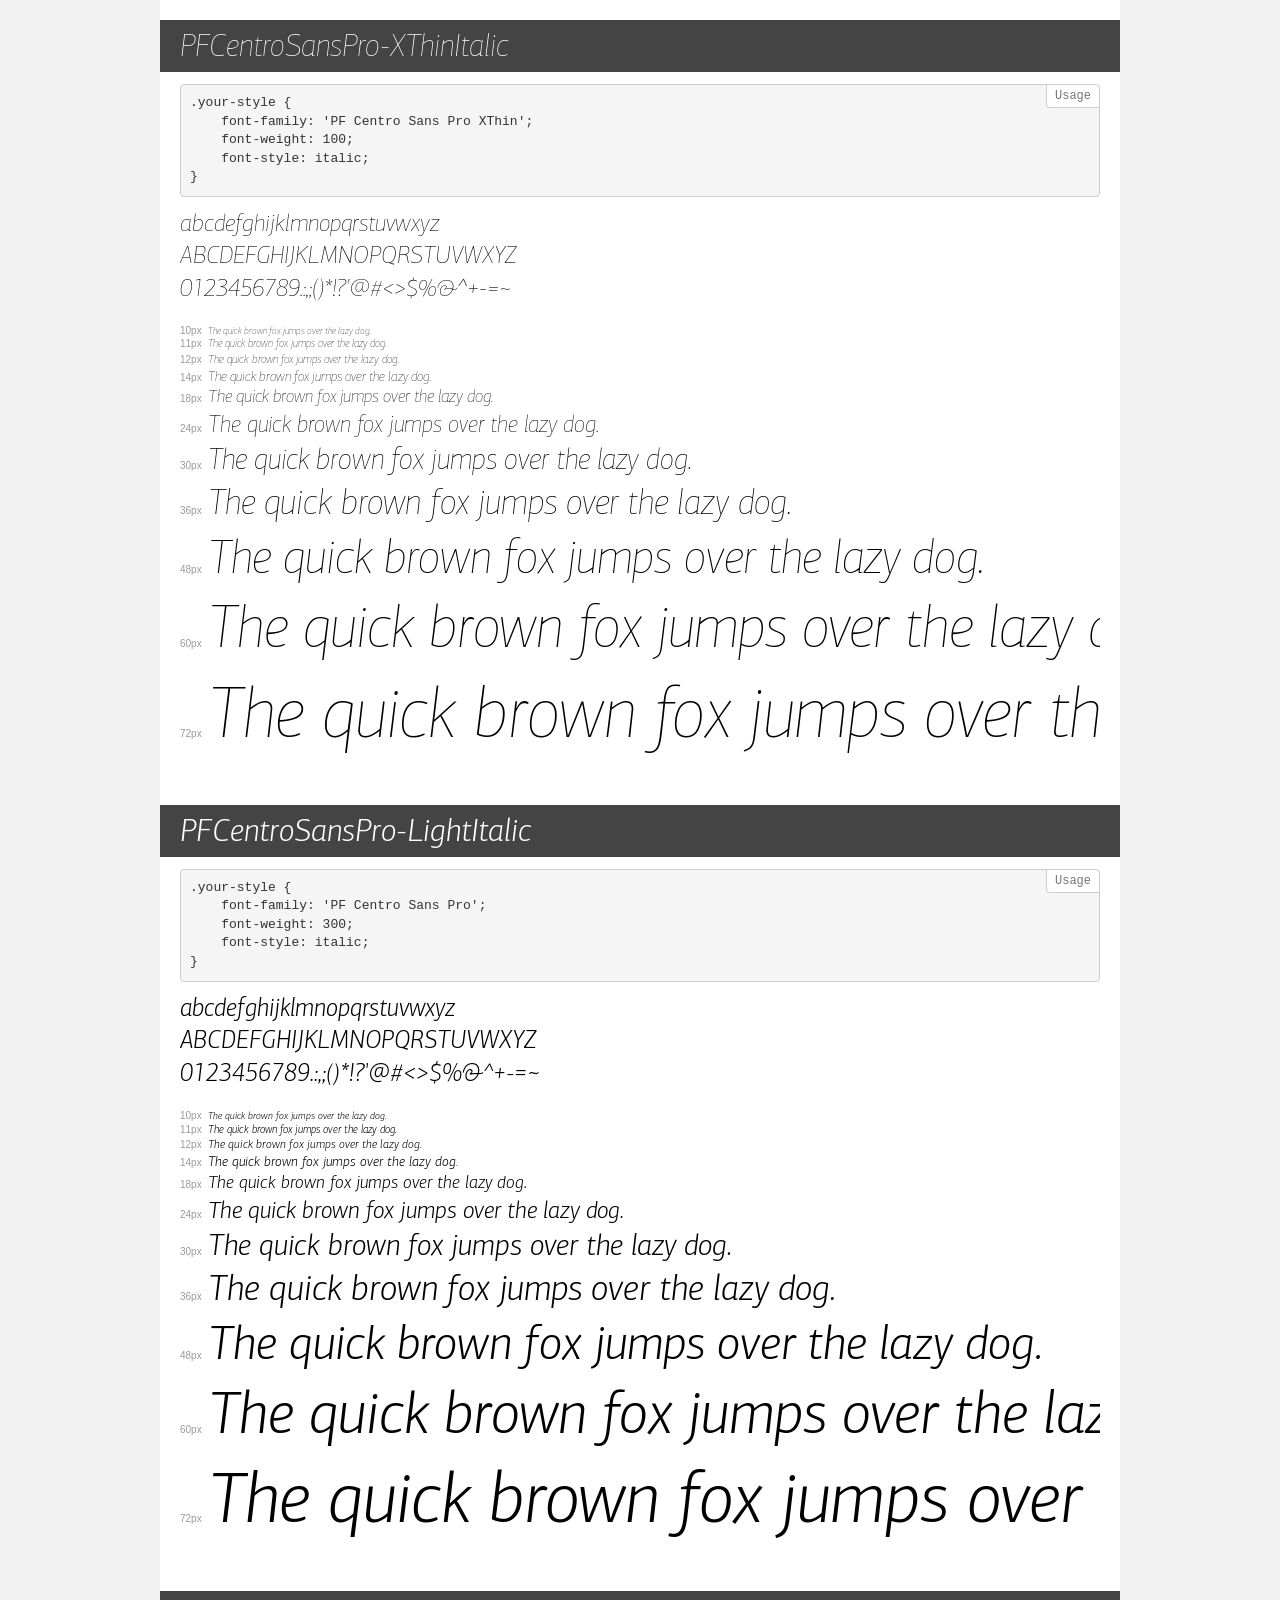
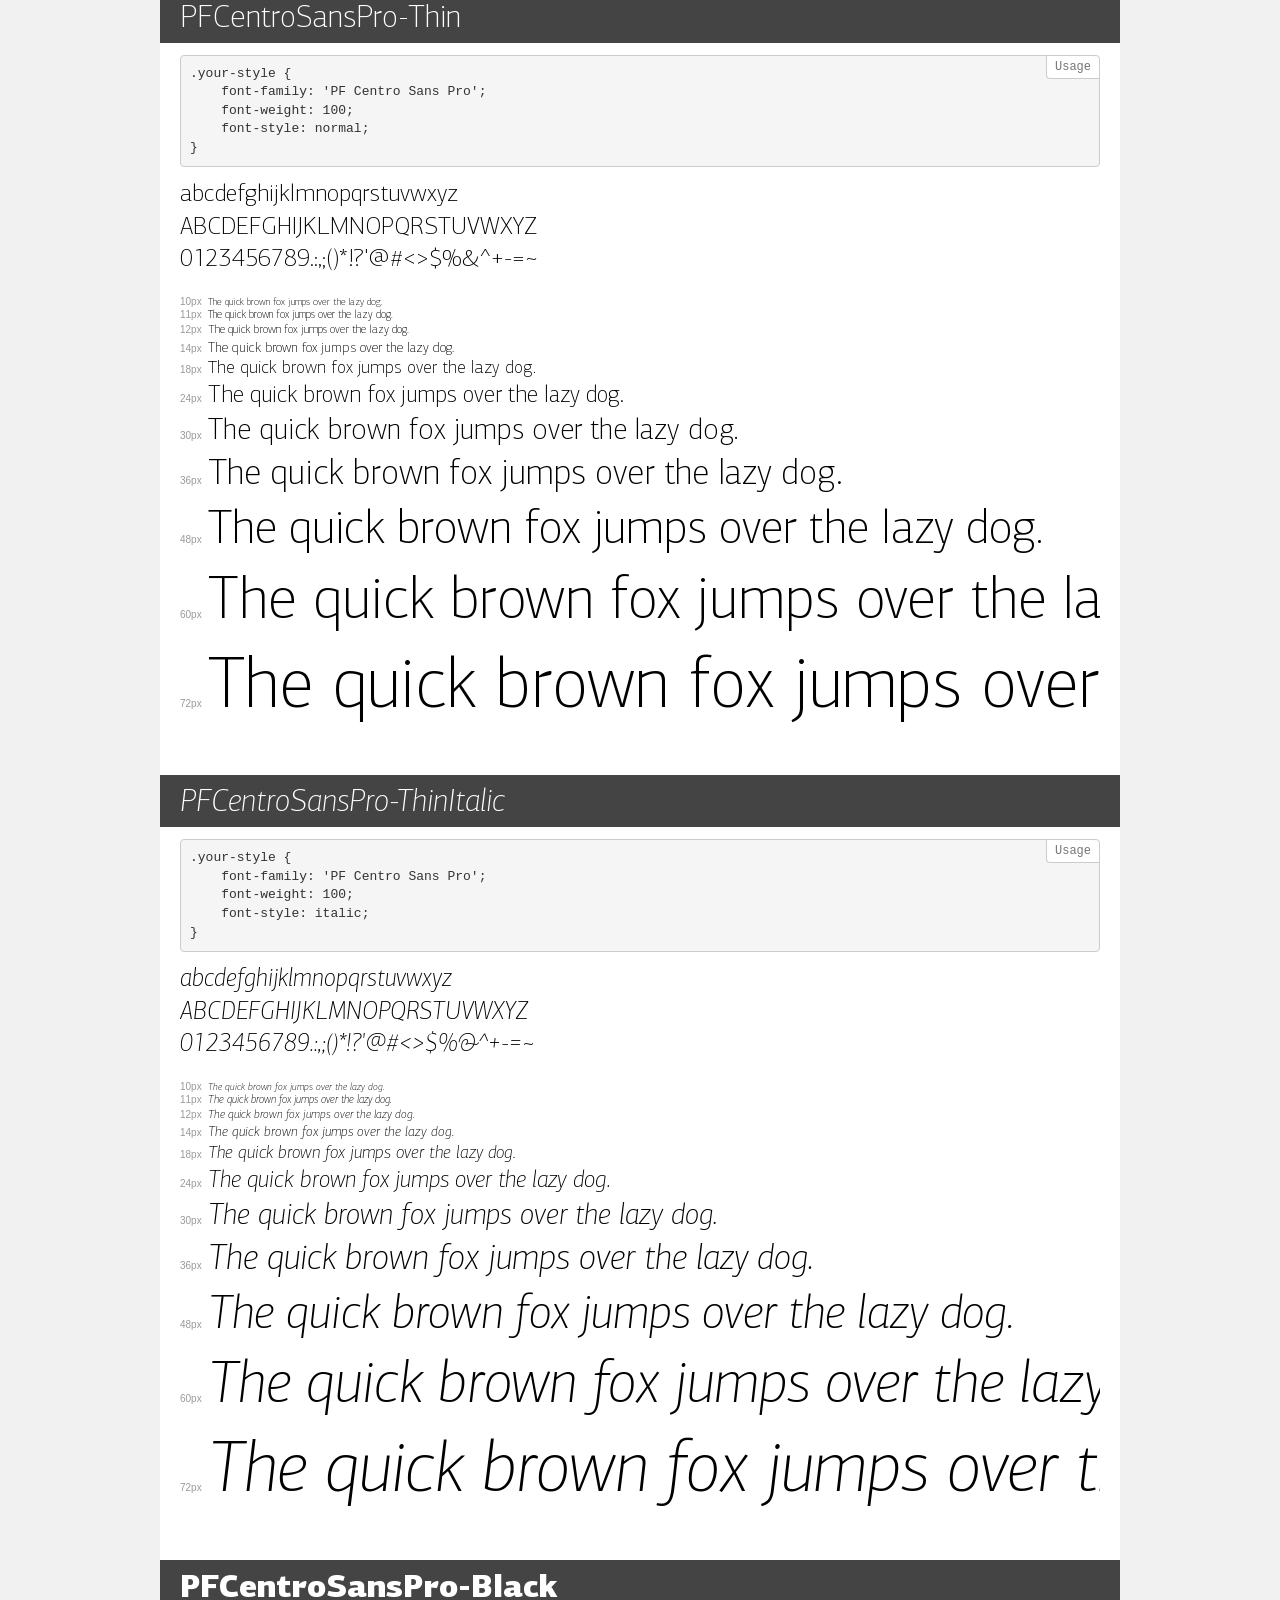
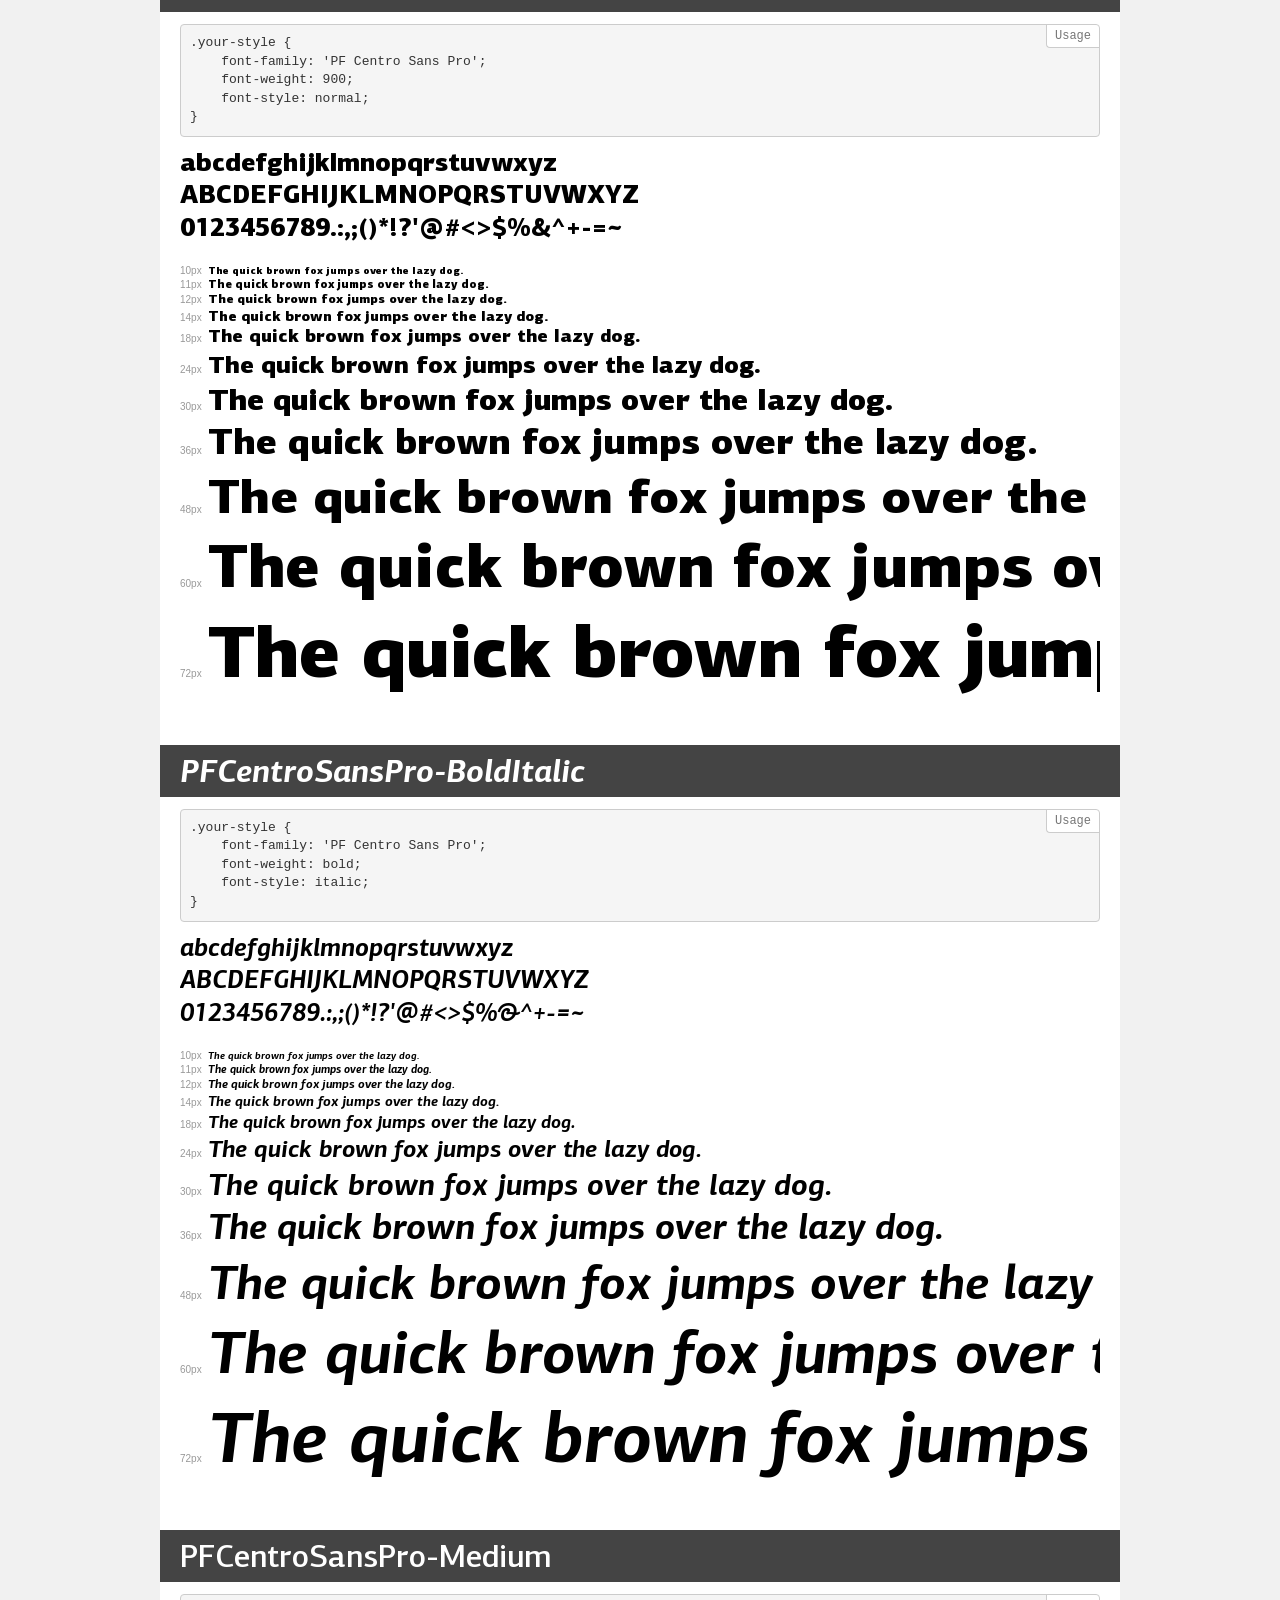
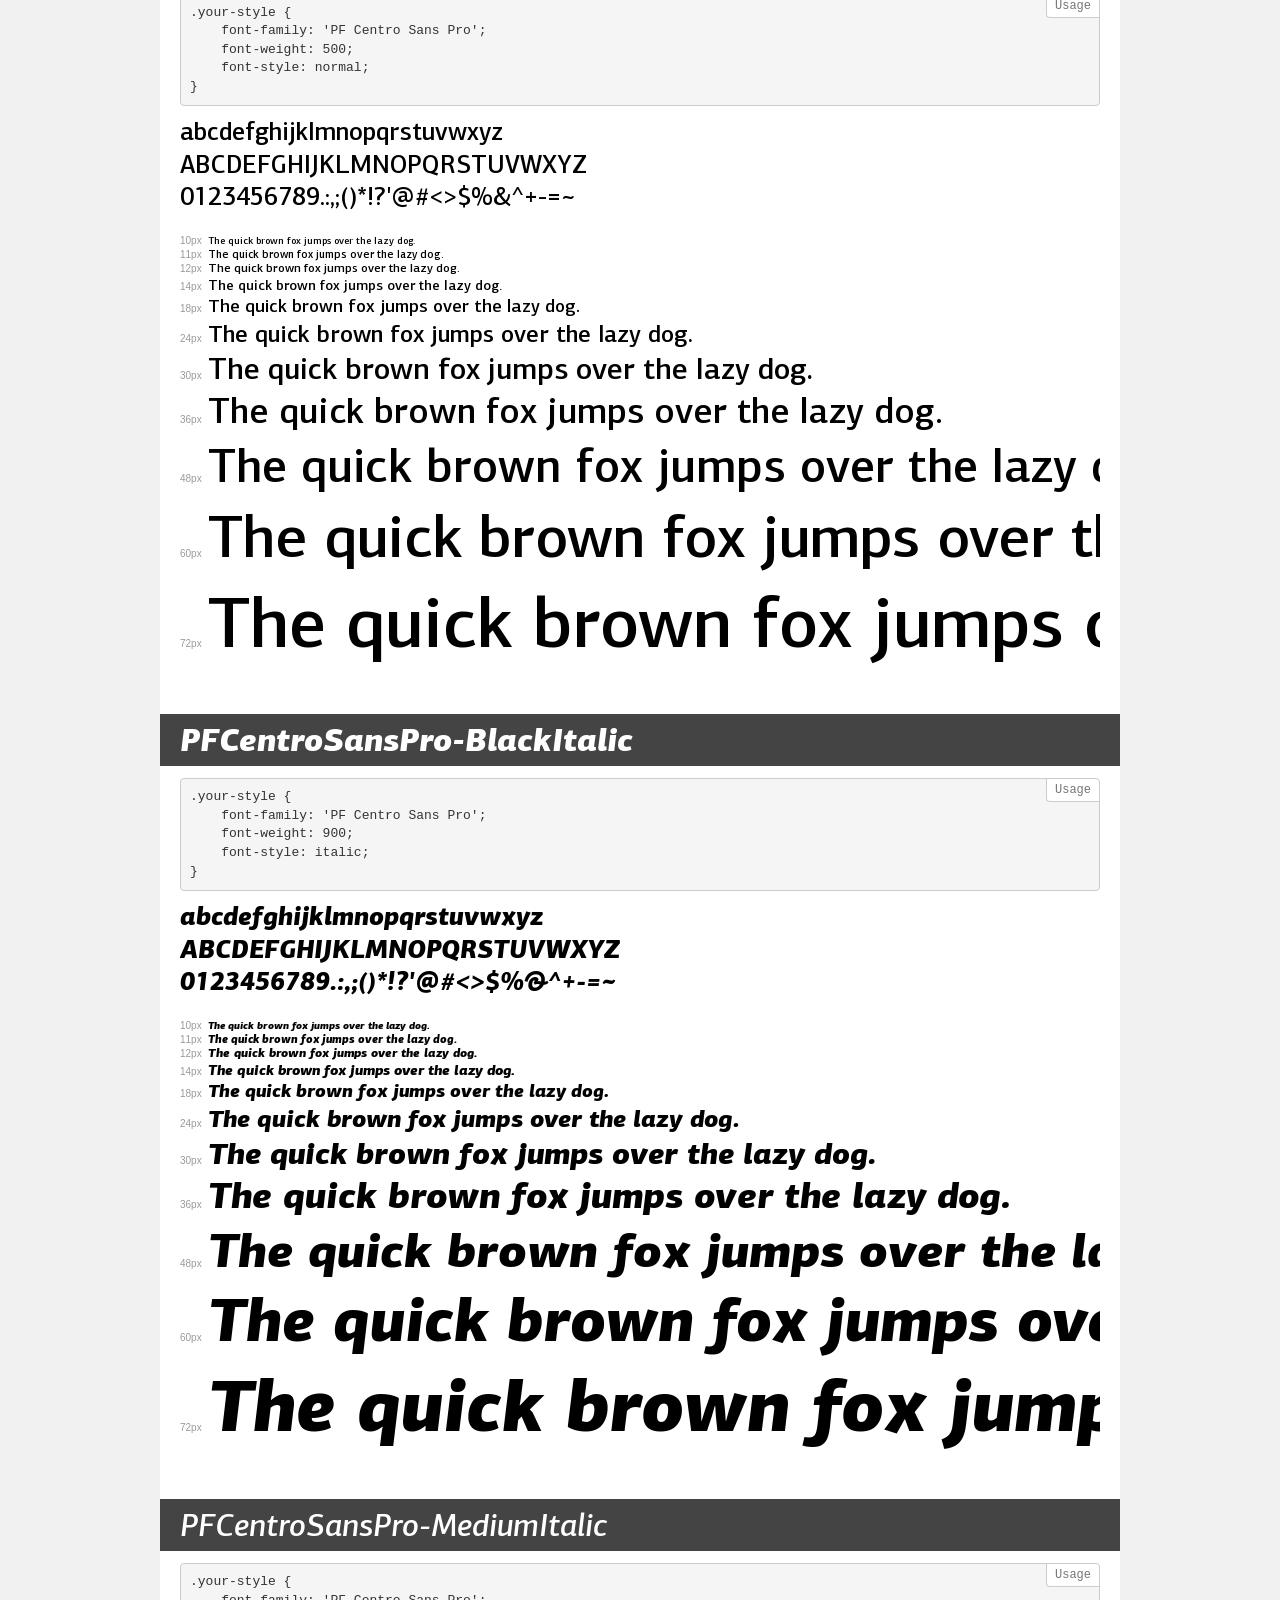
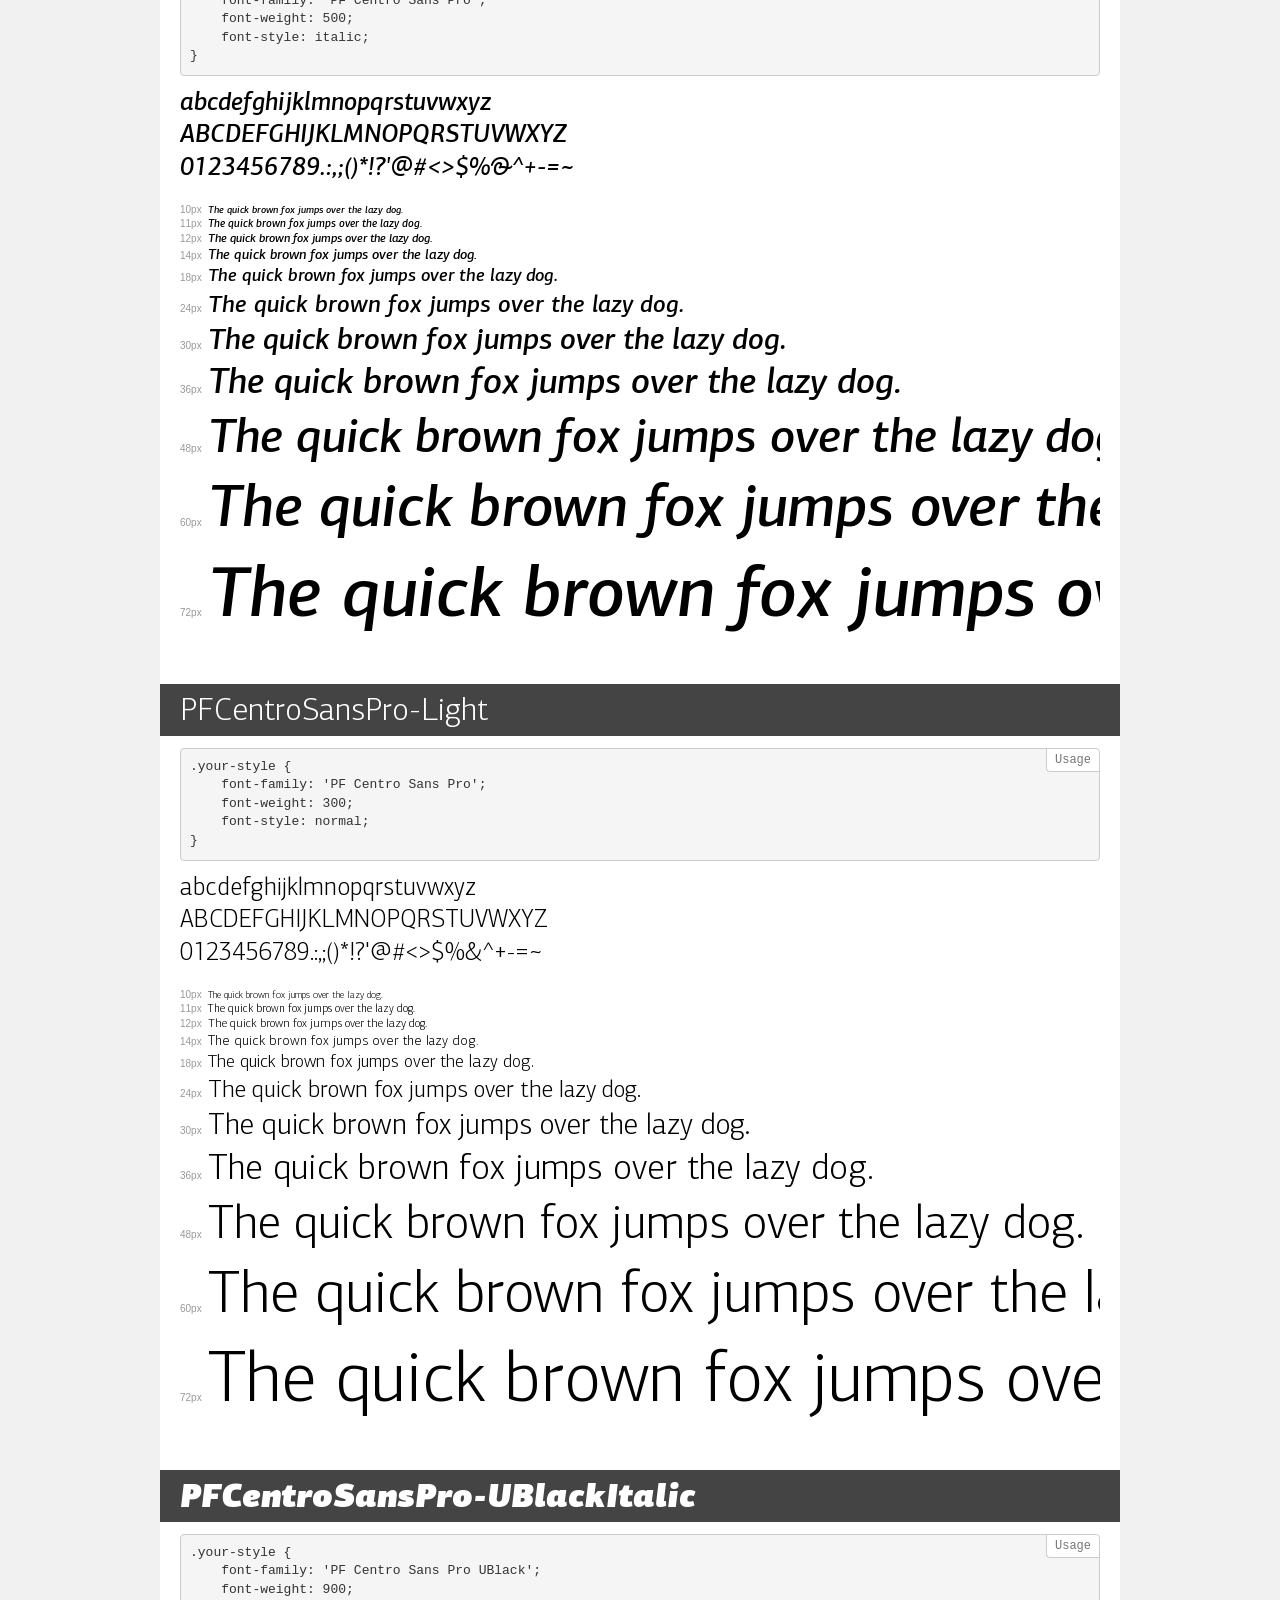
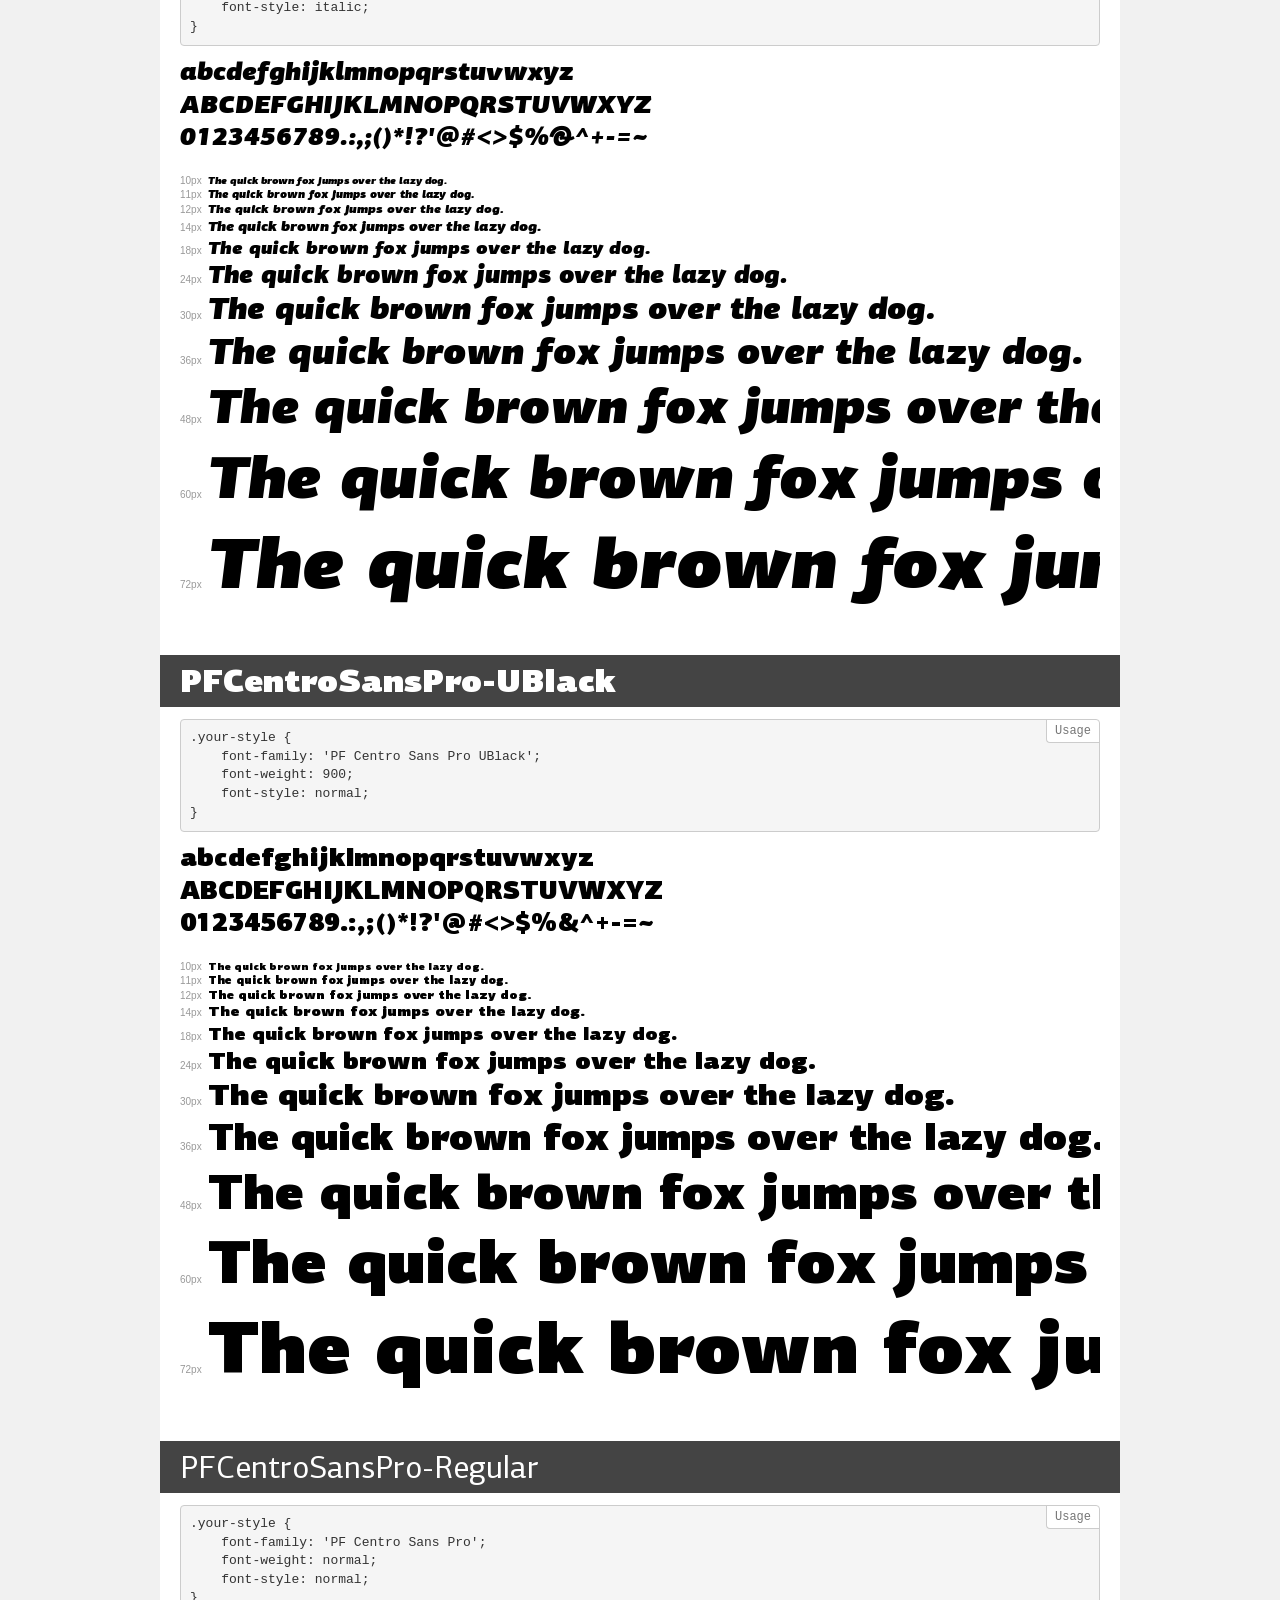
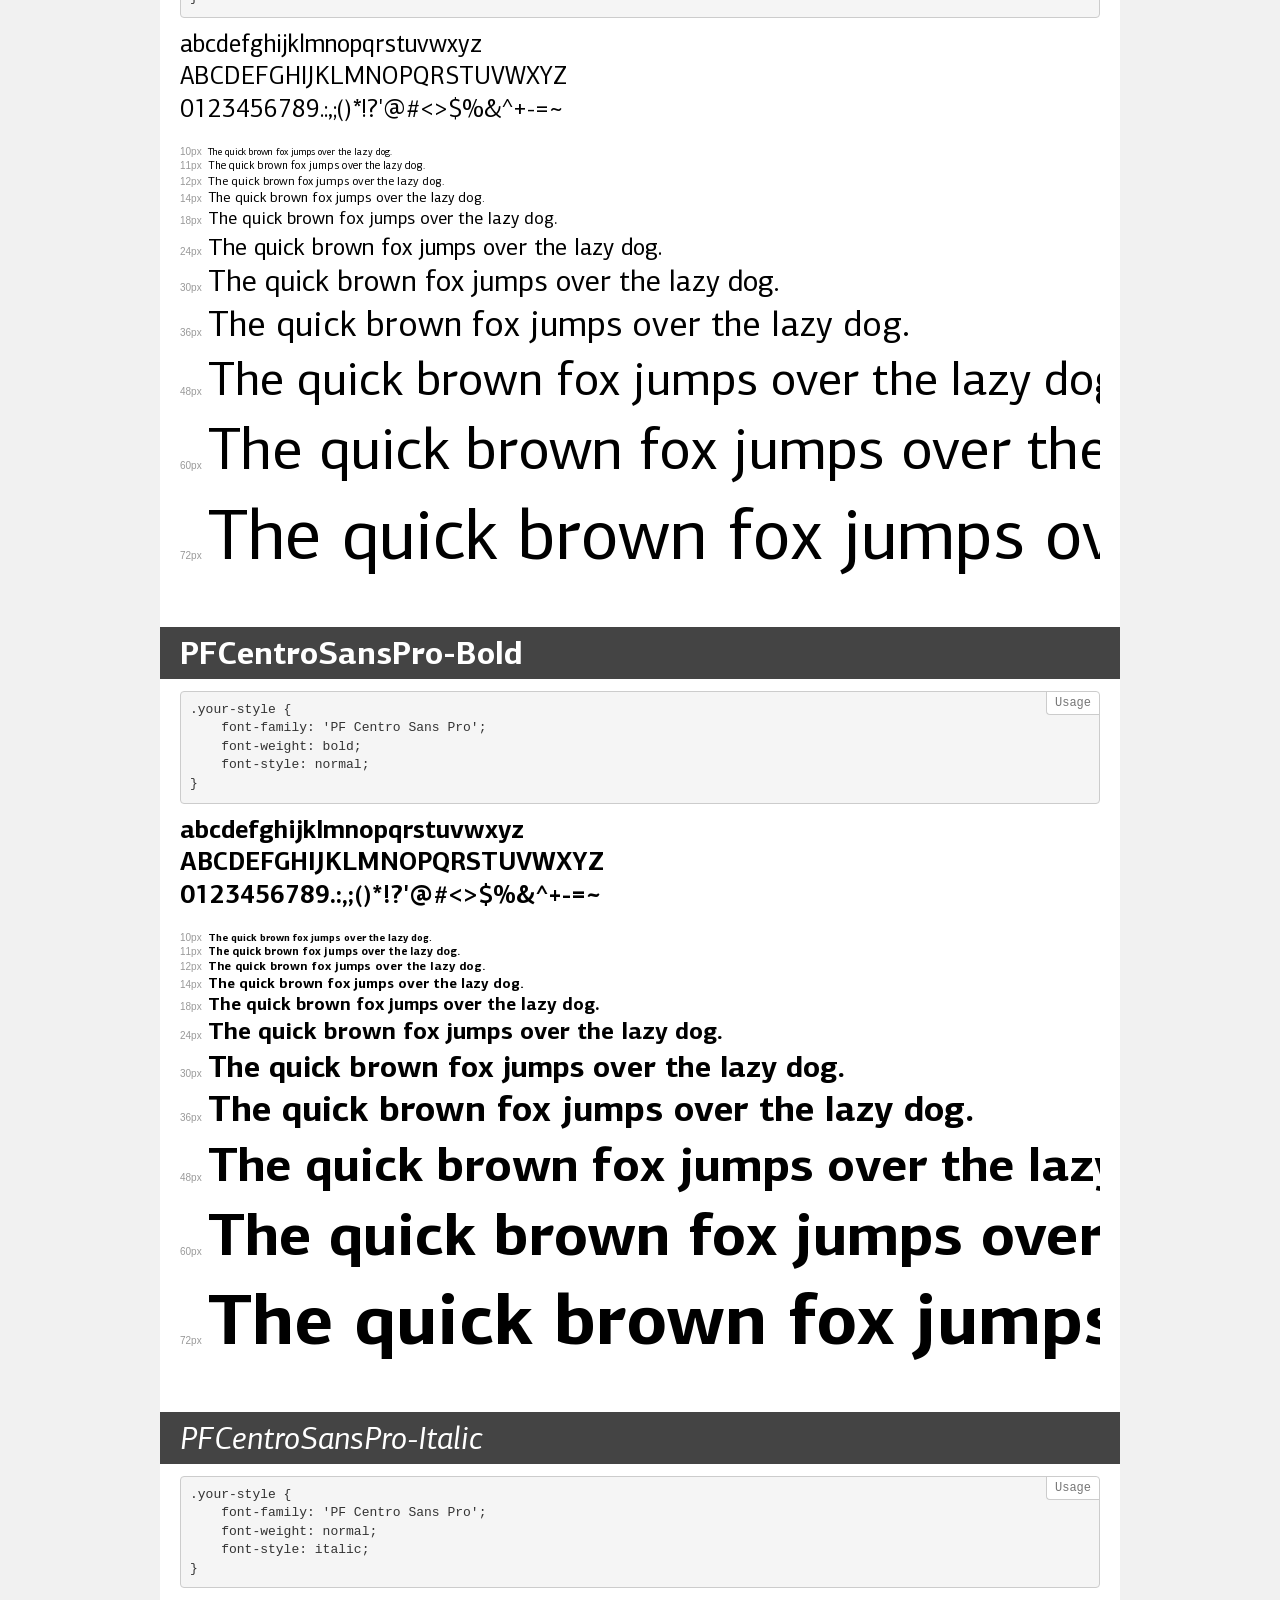
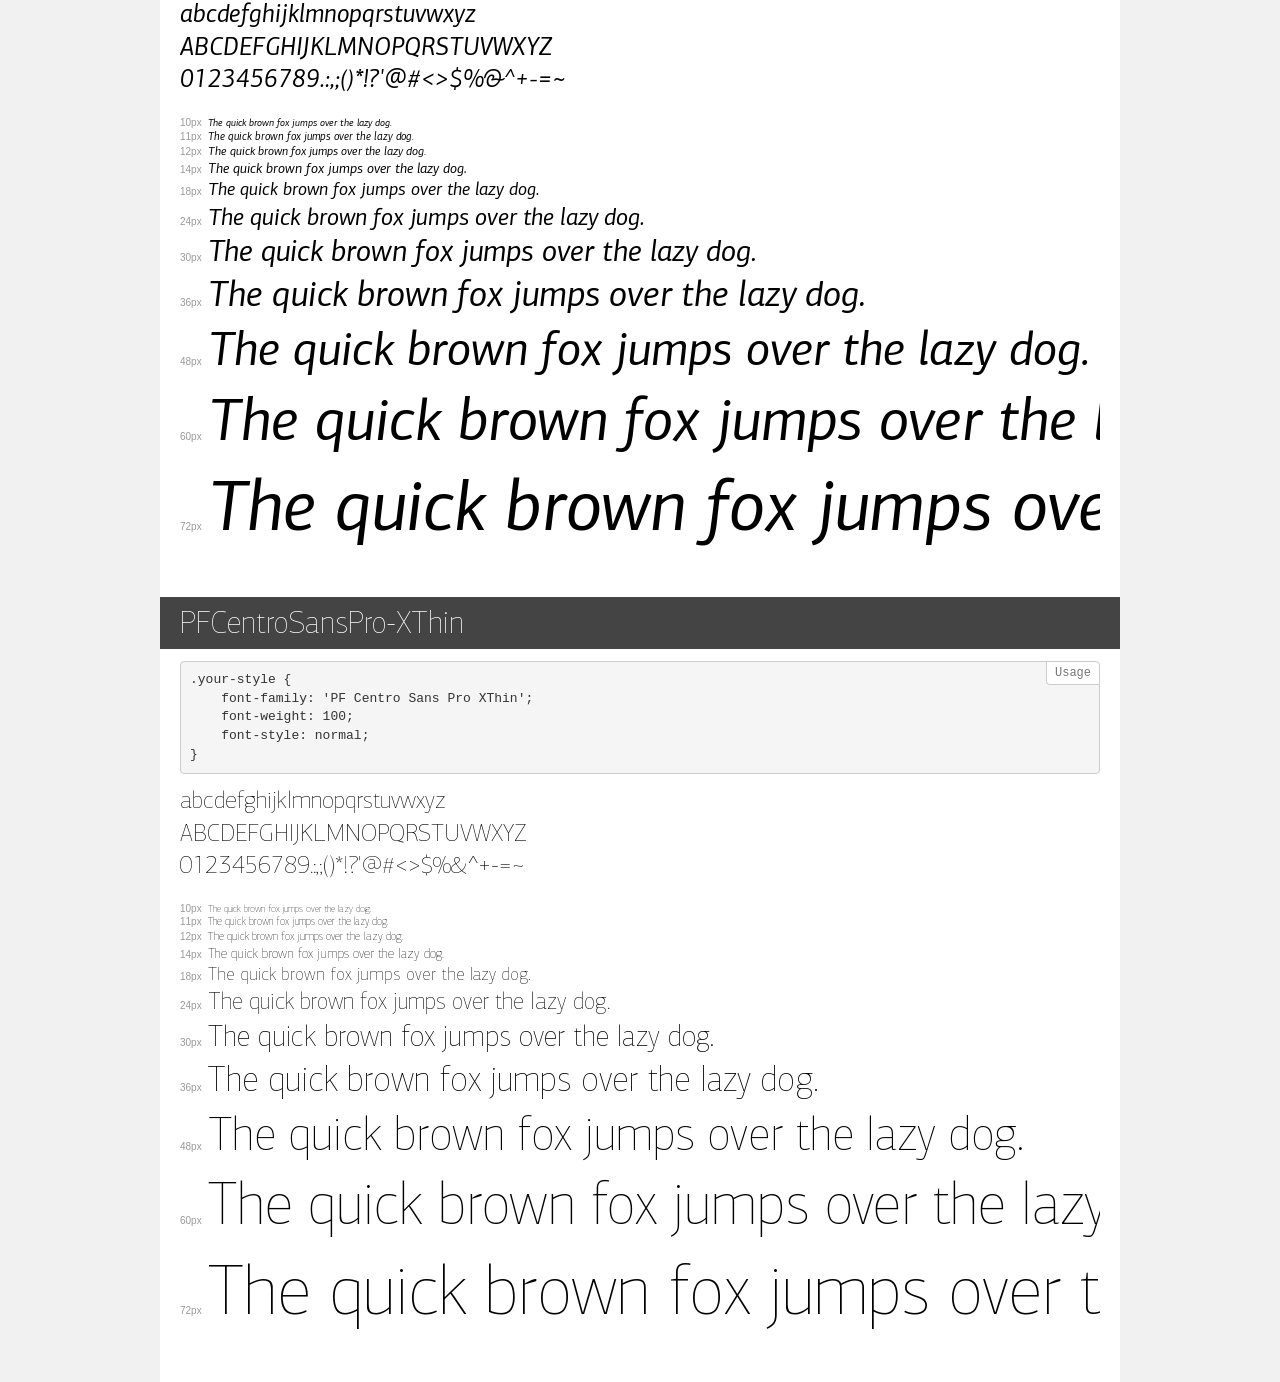
<file: fonts/demo.html>
<!DOCTYPE html>
<html>
<head>
    <meta charset="utf-8">
    <meta http-equiv="X-UA-Compatible" content="IE=edge">
    <meta name="viewport" content="width=device-width, initial-scale=1">
    <meta name="robots" content="noindex, noarchive">
    <meta name="format-detection" content="telephone=no">
    <title>Transfonter demo</title>
    <link href="stylesheet.css" rel="stylesheet">
    <style>
        /*
        http://meyerweb.com/eric/tools/css/reset/
        v2.0 | 20110126
        License: none (public domain)
        */
        html, body, div, span, applet, object, iframe,
        h1, h2, h3, h4, h5, h6, p, blockquote, pre,
        a, abbr, acronym, address, big, cite, code,
        del, dfn, em, img, ins, kbd, q, s, samp,
        small, strike, strong, sub, sup, tt, var,
        b, u, i, center,
        dl, dt, dd, ol, ul, li,
        fieldset, form, label, legend,
        table, caption, tbody, tfoot, thead, tr, th, td,
        article, aside, canvas, details, embed,
        figure, figcaption, footer, header, hgroup,
        menu, nav, output, ruby, section, summary,
        time, mark, audio, video {
            margin: 0;
            padding: 0;
            border: 0;
            font-size: 100%;
            font: inherit;
            vertical-align: baseline;
        }
        /* HTML5 display-role reset for older browsers */
        article, aside, details, figcaption, figure,
        footer, header, hgroup, menu, nav, section {
            display: block;
        }
        body {
            line-height: 1;
        }
        ol, ul {
            list-style: none;
        }
        blockquote, q {
            quotes: none;
        }
        blockquote:before, blockquote:after,
        q:before, q:after {
            content: '';
            content: none;
        }
        table {
            border-collapse: collapse;
            border-spacing: 0;
        }
        /* common styles */
        body {
            background: #f1f1f1;
            color: #000;
        }
        .page {
            background: #fff;
            width: 920px;
            margin: 0 auto;
            padding: 20px 20px 0 20px;
            overflow: hidden;
        }
        .font-container {
            overflow-x: auto;
            overflow-y: hidden;
            margin-bottom: 40px;
            line-height: 1.3;
            white-space: nowrap;
            padding-bottom: 5px;
        }
        h1 {
            position: relative;
            background: #444;
            font-size: 32px;
            color: #fff;
            padding: 10px 20px;
            margin: 0 -20px 12px -20px;
        }
        .letters {
            font-size: 25px;
            margin-bottom: 20px;
        }
        .s10:before {
            content: '10px';
        }
        .s11:before {
            content: '11px';
        }
        .s12:before {
            content: '12px';
        }
        .s14:before {
            content: '14px';
        }
        .s18:before {
            content: '18px';
        }
        .s24:before {
            content: '24px';
        }
        .s30:before {
            content: '30px';
        }
        .s36:before {
            content: '36px';
        }
        .s48:before {
            content: '48px';
        }
        .s60:before {
            content: '60px';
        }
        .s72:before {
            content: '72px';
        }
        .s10:before, .s11:before, .s12:before, .s14:before,
        .s18:before, .s24:before, .s30:before, .s36:before,
        .s48:before, .s60:before, .s72:before {
            font-family: Arial, sans-serif;
            font-size: 10px;
            font-weight: normal;
            font-style: normal;
            color: #999;
            padding-right: 6px;
        }
        pre {
            display: block;
            position: relative;
            padding: 9px;
            margin: 0 0 10px;
            font-family: Monaco, Menlo, Consolas, "Courier New", monospace !important;
            font-size: 13px;
            line-height: 1.428571429;
            color: #333;
            font-weight: normal !important;
            font-style: normal !important;
            background-color: #f5f5f5;
            border: 1px solid #ccc;
            overflow-x: auto;
            border-radius: 4px;
        }
        pre:after {
            display: block;
            position: absolute;
            right: 0;
            top: 0;
            content: 'Usage';
            line-height: 1;
            padding: 5px 8px;
            font-size: 12px;
            color: #767676;
            background-color: #fff;
            border: 1px solid #ccc;
            border-right: none;
            border-top: none;
            border-radius: 0 4px 0 4px;
            z-index: 10;
        }
        /* responsive */
        @media (max-width: 959px) {
            .page {
                width: auto;
                margin: 0;
            }
        }
    </style>
</head>
<body>
<div class="page">
    <div class="demo" style="font-family: 'PF Centro Sans Pro XThin'; font-weight: 100; font-style: italic;">
        <h1>PFCentroSansPro-XThinItalic</h1>
        <pre>.your-style {
    font-family: 'PF Centro Sans Pro XThin';
    font-weight: 100;
    font-style: italic;
}</pre>
        <div class="font-container">
            <p class="letters">
                abcdefghijklmnopqrstuvwxyz<br>
ABCDEFGHIJKLMNOPQRSTUVWXYZ<br>
                0123456789.:,;()*!?'@#<>$%&^+-=~
            </p>
            <p class="s10" style="font-size: 10px;">The quick brown fox jumps over the lazy dog.</p>
            <p class="s11" style="font-size: 11px;">The quick brown fox jumps over the lazy dog.</p>
            <p class="s12" style="font-size: 12px;">The quick brown fox jumps over the lazy dog.</p>
            <p class="s14" style="font-size: 14px;">The quick brown fox jumps over the lazy dog.</p>
            <p class="s18" style="font-size: 18px;">The quick brown fox jumps over the lazy dog.</p>
            <p class="s24" style="font-size: 24px;">The quick brown fox jumps over the lazy dog.</p>
            <p class="s30" style="font-size: 30px;">The quick brown fox jumps over the lazy dog.</p>
            <p class="s36" style="font-size: 36px;">The quick brown fox jumps over the lazy dog.</p>
            <p class="s48" style="font-size: 48px;">The quick brown fox jumps over the lazy dog.</p>
            <p class="s60" style="font-size: 60px;">The quick brown fox jumps over the lazy dog.</p>
            <p class="s72" style="font-size: 72px;">The quick brown fox jumps over the lazy dog.</p>
        </div>
    </div>
    <div class="demo" style="font-family: 'PF Centro Sans Pro'; font-weight: 300; font-style: italic;">
        <h1>PFCentroSansPro-LightItalic</h1>
        <pre>.your-style {
    font-family: 'PF Centro Sans Pro';
    font-weight: 300;
    font-style: italic;
}</pre>
        <div class="font-container">
            <p class="letters">
                abcdefghijklmnopqrstuvwxyz<br>
ABCDEFGHIJKLMNOPQRSTUVWXYZ<br>
                0123456789.:,;()*!?'@#<>$%&^+-=~
            </p>
            <p class="s10" style="font-size: 10px;">The quick brown fox jumps over the lazy dog.</p>
            <p class="s11" style="font-size: 11px;">The quick brown fox jumps over the lazy dog.</p>
            <p class="s12" style="font-size: 12px;">The quick brown fox jumps over the lazy dog.</p>
            <p class="s14" style="font-size: 14px;">The quick brown fox jumps over the lazy dog.</p>
            <p class="s18" style="font-size: 18px;">The quick brown fox jumps over the lazy dog.</p>
            <p class="s24" style="font-size: 24px;">The quick brown fox jumps over the lazy dog.</p>
            <p class="s30" style="font-size: 30px;">The quick brown fox jumps over the lazy dog.</p>
            <p class="s36" style="font-size: 36px;">The quick brown fox jumps over the lazy dog.</p>
            <p class="s48" style="font-size: 48px;">The quick brown fox jumps over the lazy dog.</p>
            <p class="s60" style="font-size: 60px;">The quick brown fox jumps over the lazy dog.</p>
            <p class="s72" style="font-size: 72px;">The quick brown fox jumps over the lazy dog.</p>
        </div>
    </div>
    <div class="demo" style="font-family: 'PF Centro Sans Pro'; font-weight: 100; font-style: normal;">
        <h1>PFCentroSansPro-Thin</h1>
        <pre>.your-style {
    font-family: 'PF Centro Sans Pro';
    font-weight: 100;
    font-style: normal;
}</pre>
        <div class="font-container">
            <p class="letters">
                abcdefghijklmnopqrstuvwxyz<br>
ABCDEFGHIJKLMNOPQRSTUVWXYZ<br>
                0123456789.:,;()*!?'@#<>$%&^+-=~
            </p>
            <p class="s10" style="font-size: 10px;">The quick brown fox jumps over the lazy dog.</p>
            <p class="s11" style="font-size: 11px;">The quick brown fox jumps over the lazy dog.</p>
            <p class="s12" style="font-size: 12px;">The quick brown fox jumps over the lazy dog.</p>
            <p class="s14" style="font-size: 14px;">The quick brown fox jumps over the lazy dog.</p>
            <p class="s18" style="font-size: 18px;">The quick brown fox jumps over the lazy dog.</p>
            <p class="s24" style="font-size: 24px;">The quick brown fox jumps over the lazy dog.</p>
            <p class="s30" style="font-size: 30px;">The quick brown fox jumps over the lazy dog.</p>
            <p class="s36" style="font-size: 36px;">The quick brown fox jumps over the lazy dog.</p>
            <p class="s48" style="font-size: 48px;">The quick brown fox jumps over the lazy dog.</p>
            <p class="s60" style="font-size: 60px;">The quick brown fox jumps over the lazy dog.</p>
            <p class="s72" style="font-size: 72px;">The quick brown fox jumps over the lazy dog.</p>
        </div>
    </div>
    <div class="demo" style="font-family: 'PF Centro Sans Pro'; font-weight: 100; font-style: italic;">
        <h1>PFCentroSansPro-ThinItalic</h1>
        <pre>.your-style {
    font-family: 'PF Centro Sans Pro';
    font-weight: 100;
    font-style: italic;
}</pre>
        <div class="font-container">
            <p class="letters">
                abcdefghijklmnopqrstuvwxyz<br>
ABCDEFGHIJKLMNOPQRSTUVWXYZ<br>
                0123456789.:,;()*!?'@#<>$%&^+-=~
            </p>
            <p class="s10" style="font-size: 10px;">The quick brown fox jumps over the lazy dog.</p>
            <p class="s11" style="font-size: 11px;">The quick brown fox jumps over the lazy dog.</p>
            <p class="s12" style="font-size: 12px;">The quick brown fox jumps over the lazy dog.</p>
            <p class="s14" style="font-size: 14px;">The quick brown fox jumps over the lazy dog.</p>
            <p class="s18" style="font-size: 18px;">The quick brown fox jumps over the lazy dog.</p>
            <p class="s24" style="font-size: 24px;">The quick brown fox jumps over the lazy dog.</p>
            <p class="s30" style="font-size: 30px;">The quick brown fox jumps over the lazy dog.</p>
            <p class="s36" style="font-size: 36px;">The quick brown fox jumps over the lazy dog.</p>
            <p class="s48" style="font-size: 48px;">The quick brown fox jumps over the lazy dog.</p>
            <p class="s60" style="font-size: 60px;">The quick brown fox jumps over the lazy dog.</p>
            <p class="s72" style="font-size: 72px;">The quick brown fox jumps over the lazy dog.</p>
        </div>
    </div>
    <div class="demo" style="font-family: 'PF Centro Sans Pro'; font-weight: 900; font-style: normal;">
        <h1>PFCentroSansPro-Black</h1>
        <pre>.your-style {
    font-family: 'PF Centro Sans Pro';
    font-weight: 900;
    font-style: normal;
}</pre>
        <div class="font-container">
            <p class="letters">
                abcdefghijklmnopqrstuvwxyz<br>
ABCDEFGHIJKLMNOPQRSTUVWXYZ<br>
                0123456789.:,;()*!?'@#<>$%&^+-=~
            </p>
            <p class="s10" style="font-size: 10px;">The quick brown fox jumps over the lazy dog.</p>
            <p class="s11" style="font-size: 11px;">The quick brown fox jumps over the lazy dog.</p>
            <p class="s12" style="font-size: 12px;">The quick brown fox jumps over the lazy dog.</p>
            <p class="s14" style="font-size: 14px;">The quick brown fox jumps over the lazy dog.</p>
            <p class="s18" style="font-size: 18px;">The quick brown fox jumps over the lazy dog.</p>
            <p class="s24" style="font-size: 24px;">The quick brown fox jumps over the lazy dog.</p>
            <p class="s30" style="font-size: 30px;">The quick brown fox jumps over the lazy dog.</p>
            <p class="s36" style="font-size: 36px;">The quick brown fox jumps over the lazy dog.</p>
            <p class="s48" style="font-size: 48px;">The quick brown fox jumps over the lazy dog.</p>
            <p class="s60" style="font-size: 60px;">The quick brown fox jumps over the lazy dog.</p>
            <p class="s72" style="font-size: 72px;">The quick brown fox jumps over the lazy dog.</p>
        </div>
    </div>
    <div class="demo" style="font-family: 'PF Centro Sans Pro'; font-weight: bold; font-style: italic;">
        <h1>PFCentroSansPro-BoldItalic</h1>
        <pre>.your-style {
    font-family: 'PF Centro Sans Pro';
    font-weight: bold;
    font-style: italic;
}</pre>
        <div class="font-container">
            <p class="letters">
                abcdefghijklmnopqrstuvwxyz<br>
ABCDEFGHIJKLMNOPQRSTUVWXYZ<br>
                0123456789.:,;()*!?'@#<>$%&^+-=~
            </p>
            <p class="s10" style="font-size: 10px;">The quick brown fox jumps over the lazy dog.</p>
            <p class="s11" style="font-size: 11px;">The quick brown fox jumps over the lazy dog.</p>
            <p class="s12" style="font-size: 12px;">The quick brown fox jumps over the lazy dog.</p>
            <p class="s14" style="font-size: 14px;">The quick brown fox jumps over the lazy dog.</p>
            <p class="s18" style="font-size: 18px;">The quick brown fox jumps over the lazy dog.</p>
            <p class="s24" style="font-size: 24px;">The quick brown fox jumps over the lazy dog.</p>
            <p class="s30" style="font-size: 30px;">The quick brown fox jumps over the lazy dog.</p>
            <p class="s36" style="font-size: 36px;">The quick brown fox jumps over the lazy dog.</p>
            <p class="s48" style="font-size: 48px;">The quick brown fox jumps over the lazy dog.</p>
            <p class="s60" style="font-size: 60px;">The quick brown fox jumps over the lazy dog.</p>
            <p class="s72" style="font-size: 72px;">The quick brown fox jumps over the lazy dog.</p>
        </div>
    </div>
    <div class="demo" style="font-family: 'PF Centro Sans Pro'; font-weight: 500; font-style: normal;">
        <h1>PFCentroSansPro-Medium</h1>
        <pre>.your-style {
    font-family: 'PF Centro Sans Pro';
    font-weight: 500;
    font-style: normal;
}</pre>
        <div class="font-container">
            <p class="letters">
                abcdefghijklmnopqrstuvwxyz<br>
ABCDEFGHIJKLMNOPQRSTUVWXYZ<br>
                0123456789.:,;()*!?'@#<>$%&^+-=~
            </p>
            <p class="s10" style="font-size: 10px;">The quick brown fox jumps over the lazy dog.</p>
            <p class="s11" style="font-size: 11px;">The quick brown fox jumps over the lazy dog.</p>
            <p class="s12" style="font-size: 12px;">The quick brown fox jumps over the lazy dog.</p>
            <p class="s14" style="font-size: 14px;">The quick brown fox jumps over the lazy dog.</p>
            <p class="s18" style="font-size: 18px;">The quick brown fox jumps over the lazy dog.</p>
            <p class="s24" style="font-size: 24px;">The quick brown fox jumps over the lazy dog.</p>
            <p class="s30" style="font-size: 30px;">The quick brown fox jumps over the lazy dog.</p>
            <p class="s36" style="font-size: 36px;">The quick brown fox jumps over the lazy dog.</p>
            <p class="s48" style="font-size: 48px;">The quick brown fox jumps over the lazy dog.</p>
            <p class="s60" style="font-size: 60px;">The quick brown fox jumps over the lazy dog.</p>
            <p class="s72" style="font-size: 72px;">The quick brown fox jumps over the lazy dog.</p>
        </div>
    </div>
    <div class="demo" style="font-family: 'PF Centro Sans Pro'; font-weight: 900; font-style: italic;">
        <h1>PFCentroSansPro-BlackItalic</h1>
        <pre>.your-style {
    font-family: 'PF Centro Sans Pro';
    font-weight: 900;
    font-style: italic;
}</pre>
        <div class="font-container">
            <p class="letters">
                abcdefghijklmnopqrstuvwxyz<br>
ABCDEFGHIJKLMNOPQRSTUVWXYZ<br>
                0123456789.:,;()*!?'@#<>$%&^+-=~
            </p>
            <p class="s10" style="font-size: 10px;">The quick brown fox jumps over the lazy dog.</p>
            <p class="s11" style="font-size: 11px;">The quick brown fox jumps over the lazy dog.</p>
            <p class="s12" style="font-size: 12px;">The quick brown fox jumps over the lazy dog.</p>
            <p class="s14" style="font-size: 14px;">The quick brown fox jumps over the lazy dog.</p>
            <p class="s18" style="font-size: 18px;">The quick brown fox jumps over the lazy dog.</p>
            <p class="s24" style="font-size: 24px;">The quick brown fox jumps over the lazy dog.</p>
            <p class="s30" style="font-size: 30px;">The quick brown fox jumps over the lazy dog.</p>
            <p class="s36" style="font-size: 36px;">The quick brown fox jumps over the lazy dog.</p>
            <p class="s48" style="font-size: 48px;">The quick brown fox jumps over the lazy dog.</p>
            <p class="s60" style="font-size: 60px;">The quick brown fox jumps over the lazy dog.</p>
            <p class="s72" style="font-size: 72px;">The quick brown fox jumps over the lazy dog.</p>
        </div>
    </div>
    <div class="demo" style="font-family: 'PF Centro Sans Pro'; font-weight: 500; font-style: italic;">
        <h1>PFCentroSansPro-MediumItalic</h1>
        <pre>.your-style {
    font-family: 'PF Centro Sans Pro';
    font-weight: 500;
    font-style: italic;
}</pre>
        <div class="font-container">
            <p class="letters">
                abcdefghijklmnopqrstuvwxyz<br>
ABCDEFGHIJKLMNOPQRSTUVWXYZ<br>
                0123456789.:,;()*!?'@#<>$%&^+-=~
            </p>
            <p class="s10" style="font-size: 10px;">The quick brown fox jumps over the lazy dog.</p>
            <p class="s11" style="font-size: 11px;">The quick brown fox jumps over the lazy dog.</p>
            <p class="s12" style="font-size: 12px;">The quick brown fox jumps over the lazy dog.</p>
            <p class="s14" style="font-size: 14px;">The quick brown fox jumps over the lazy dog.</p>
            <p class="s18" style="font-size: 18px;">The quick brown fox jumps over the lazy dog.</p>
            <p class="s24" style="font-size: 24px;">The quick brown fox jumps over the lazy dog.</p>
            <p class="s30" style="font-size: 30px;">The quick brown fox jumps over the lazy dog.</p>
            <p class="s36" style="font-size: 36px;">The quick brown fox jumps over the lazy dog.</p>
            <p class="s48" style="font-size: 48px;">The quick brown fox jumps over the lazy dog.</p>
            <p class="s60" style="font-size: 60px;">The quick brown fox jumps over the lazy dog.</p>
            <p class="s72" style="font-size: 72px;">The quick brown fox jumps over the lazy dog.</p>
        </div>
    </div>
    <div class="demo" style="font-family: 'PF Centro Sans Pro'; font-weight: 300; font-style: normal;">
        <h1>PFCentroSansPro-Light</h1>
        <pre>.your-style {
    font-family: 'PF Centro Sans Pro';
    font-weight: 300;
    font-style: normal;
}</pre>
        <div class="font-container">
            <p class="letters">
                abcdefghijklmnopqrstuvwxyz<br>
ABCDEFGHIJKLMNOPQRSTUVWXYZ<br>
                0123456789.:,;()*!?'@#<>$%&^+-=~
            </p>
            <p class="s10" style="font-size: 10px;">The quick brown fox jumps over the lazy dog.</p>
            <p class="s11" style="font-size: 11px;">The quick brown fox jumps over the lazy dog.</p>
            <p class="s12" style="font-size: 12px;">The quick brown fox jumps over the lazy dog.</p>
            <p class="s14" style="font-size: 14px;">The quick brown fox jumps over the lazy dog.</p>
            <p class="s18" style="font-size: 18px;">The quick brown fox jumps over the lazy dog.</p>
            <p class="s24" style="font-size: 24px;">The quick brown fox jumps over the lazy dog.</p>
            <p class="s30" style="font-size: 30px;">The quick brown fox jumps over the lazy dog.</p>
            <p class="s36" style="font-size: 36px;">The quick brown fox jumps over the lazy dog.</p>
            <p class="s48" style="font-size: 48px;">The quick brown fox jumps over the lazy dog.</p>
            <p class="s60" style="font-size: 60px;">The quick brown fox jumps over the lazy dog.</p>
            <p class="s72" style="font-size: 72px;">The quick brown fox jumps over the lazy dog.</p>
        </div>
    </div>
    <div class="demo" style="font-family: 'PF Centro Sans Pro UBlack'; font-weight: 900; font-style: italic;">
        <h1>PFCentroSansPro-UBlackItalic</h1>
        <pre>.your-style {
    font-family: 'PF Centro Sans Pro UBlack';
    font-weight: 900;
    font-style: italic;
}</pre>
        <div class="font-container">
            <p class="letters">
                abcdefghijklmnopqrstuvwxyz<br>
ABCDEFGHIJKLMNOPQRSTUVWXYZ<br>
                0123456789.:,;()*!?'@#<>$%&^+-=~
            </p>
            <p class="s10" style="font-size: 10px;">The quick brown fox jumps over the lazy dog.</p>
            <p class="s11" style="font-size: 11px;">The quick brown fox jumps over the lazy dog.</p>
            <p class="s12" style="font-size: 12px;">The quick brown fox jumps over the lazy dog.</p>
            <p class="s14" style="font-size: 14px;">The quick brown fox jumps over the lazy dog.</p>
            <p class="s18" style="font-size: 18px;">The quick brown fox jumps over the lazy dog.</p>
            <p class="s24" style="font-size: 24px;">The quick brown fox jumps over the lazy dog.</p>
            <p class="s30" style="font-size: 30px;">The quick brown fox jumps over the lazy dog.</p>
            <p class="s36" style="font-size: 36px;">The quick brown fox jumps over the lazy dog.</p>
            <p class="s48" style="font-size: 48px;">The quick brown fox jumps over the lazy dog.</p>
            <p class="s60" style="font-size: 60px;">The quick brown fox jumps over the lazy dog.</p>
            <p class="s72" style="font-size: 72px;">The quick brown fox jumps over the lazy dog.</p>
        </div>
    </div>
    <div class="demo" style="font-family: 'PF Centro Sans Pro UBlack'; font-weight: 900; font-style: normal;">
        <h1>PFCentroSansPro-UBlack</h1>
        <pre>.your-style {
    font-family: 'PF Centro Sans Pro UBlack';
    font-weight: 900;
    font-style: normal;
}</pre>
        <div class="font-container">
            <p class="letters">
                abcdefghijklmnopqrstuvwxyz<br>
ABCDEFGHIJKLMNOPQRSTUVWXYZ<br>
                0123456789.:,;()*!?'@#<>$%&^+-=~
            </p>
            <p class="s10" style="font-size: 10px;">The quick brown fox jumps over the lazy dog.</p>
            <p class="s11" style="font-size: 11px;">The quick brown fox jumps over the lazy dog.</p>
            <p class="s12" style="font-size: 12px;">The quick brown fox jumps over the lazy dog.</p>
            <p class="s14" style="font-size: 14px;">The quick brown fox jumps over the lazy dog.</p>
            <p class="s18" style="font-size: 18px;">The quick brown fox jumps over the lazy dog.</p>
            <p class="s24" style="font-size: 24px;">The quick brown fox jumps over the lazy dog.</p>
            <p class="s30" style="font-size: 30px;">The quick brown fox jumps over the lazy dog.</p>
            <p class="s36" style="font-size: 36px;">The quick brown fox jumps over the lazy dog.</p>
            <p class="s48" style="font-size: 48px;">The quick brown fox jumps over the lazy dog.</p>
            <p class="s60" style="font-size: 60px;">The quick brown fox jumps over the lazy dog.</p>
            <p class="s72" style="font-size: 72px;">The quick brown fox jumps over the lazy dog.</p>
        </div>
    </div>
    <div class="demo" style="font-family: 'PF Centro Sans Pro'; font-weight: normal; font-style: normal;">
        <h1>PFCentroSansPro-Regular</h1>
        <pre>.your-style {
    font-family: 'PF Centro Sans Pro';
    font-weight: normal;
    font-style: normal;
}</pre>
        <div class="font-container">
            <p class="letters">
                abcdefghijklmnopqrstuvwxyz<br>
ABCDEFGHIJKLMNOPQRSTUVWXYZ<br>
                0123456789.:,;()*!?'@#<>$%&^+-=~
            </p>
            <p class="s10" style="font-size: 10px;">The quick brown fox jumps over the lazy dog.</p>
            <p class="s11" style="font-size: 11px;">The quick brown fox jumps over the lazy dog.</p>
            <p class="s12" style="font-size: 12px;">The quick brown fox jumps over the lazy dog.</p>
            <p class="s14" style="font-size: 14px;">The quick brown fox jumps over the lazy dog.</p>
            <p class="s18" style="font-size: 18px;">The quick brown fox jumps over the lazy dog.</p>
            <p class="s24" style="font-size: 24px;">The quick brown fox jumps over the lazy dog.</p>
            <p class="s30" style="font-size: 30px;">The quick brown fox jumps over the lazy dog.</p>
            <p class="s36" style="font-size: 36px;">The quick brown fox jumps over the lazy dog.</p>
            <p class="s48" style="font-size: 48px;">The quick brown fox jumps over the lazy dog.</p>
            <p class="s60" style="font-size: 60px;">The quick brown fox jumps over the lazy dog.</p>
            <p class="s72" style="font-size: 72px;">The quick brown fox jumps over the lazy dog.</p>
        </div>
    </div>
    <div class="demo" style="font-family: 'PF Centro Sans Pro'; font-weight: bold; font-style: normal;">
        <h1>PFCentroSansPro-Bold</h1>
        <pre>.your-style {
    font-family: 'PF Centro Sans Pro';
    font-weight: bold;
    font-style: normal;
}</pre>
        <div class="font-container">
            <p class="letters">
                abcdefghijklmnopqrstuvwxyz<br>
ABCDEFGHIJKLMNOPQRSTUVWXYZ<br>
                0123456789.:,;()*!?'@#<>$%&^+-=~
            </p>
            <p class="s10" style="font-size: 10px;">The quick brown fox jumps over the lazy dog.</p>
            <p class="s11" style="font-size: 11px;">The quick brown fox jumps over the lazy dog.</p>
            <p class="s12" style="font-size: 12px;">The quick brown fox jumps over the lazy dog.</p>
            <p class="s14" style="font-size: 14px;">The quick brown fox jumps over the lazy dog.</p>
            <p class="s18" style="font-size: 18px;">The quick brown fox jumps over the lazy dog.</p>
            <p class="s24" style="font-size: 24px;">The quick brown fox jumps over the lazy dog.</p>
            <p class="s30" style="font-size: 30px;">The quick brown fox jumps over the lazy dog.</p>
            <p class="s36" style="font-size: 36px;">The quick brown fox jumps over the lazy dog.</p>
            <p class="s48" style="font-size: 48px;">The quick brown fox jumps over the lazy dog.</p>
            <p class="s60" style="font-size: 60px;">The quick brown fox jumps over the lazy dog.</p>
            <p class="s72" style="font-size: 72px;">The quick brown fox jumps over the lazy dog.</p>
        </div>
    </div>
    <div class="demo" style="font-family: 'PF Centro Sans Pro'; font-weight: normal; font-style: italic;">
        <h1>PFCentroSansPro-Italic</h1>
        <pre>.your-style {
    font-family: 'PF Centro Sans Pro';
    font-weight: normal;
    font-style: italic;
}</pre>
        <div class="font-container">
            <p class="letters">
                abcdefghijklmnopqrstuvwxyz<br>
ABCDEFGHIJKLMNOPQRSTUVWXYZ<br>
                0123456789.:,;()*!?'@#<>$%&^+-=~
            </p>
            <p class="s10" style="font-size: 10px;">The quick brown fox jumps over the lazy dog.</p>
            <p class="s11" style="font-size: 11px;">The quick brown fox jumps over the lazy dog.</p>
            <p class="s12" style="font-size: 12px;">The quick brown fox jumps over the lazy dog.</p>
            <p class="s14" style="font-size: 14px;">The quick brown fox jumps over the lazy dog.</p>
            <p class="s18" style="font-size: 18px;">The quick brown fox jumps over the lazy dog.</p>
            <p class="s24" style="font-size: 24px;">The quick brown fox jumps over the lazy dog.</p>
            <p class="s30" style="font-size: 30px;">The quick brown fox jumps over the lazy dog.</p>
            <p class="s36" style="font-size: 36px;">The quick brown fox jumps over the lazy dog.</p>
            <p class="s48" style="font-size: 48px;">The quick brown fox jumps over the lazy dog.</p>
            <p class="s60" style="font-size: 60px;">The quick brown fox jumps over the lazy dog.</p>
            <p class="s72" style="font-size: 72px;">The quick brown fox jumps over the lazy dog.</p>
        </div>
    </div>
    <div class="demo" style="font-family: 'PF Centro Sans Pro XThin'; font-weight: 100; font-style: normal;">
        <h1>PFCentroSansPro-XThin</h1>
        <pre>.your-style {
    font-family: 'PF Centro Sans Pro XThin';
    font-weight: 100;
    font-style: normal;
}</pre>
        <div class="font-container">
            <p class="letters">
                abcdefghijklmnopqrstuvwxyz<br>
ABCDEFGHIJKLMNOPQRSTUVWXYZ<br>
                0123456789.:,;()*!?'@#<>$%&^+-=~
            </p>
            <p class="s10" style="font-size: 10px;">The quick brown fox jumps over the lazy dog.</p>
            <p class="s11" style="font-size: 11px;">The quick brown fox jumps over the lazy dog.</p>
            <p class="s12" style="font-size: 12px;">The quick brown fox jumps over the lazy dog.</p>
            <p class="s14" style="font-size: 14px;">The quick brown fox jumps over the lazy dog.</p>
            <p class="s18" style="font-size: 18px;">The quick brown fox jumps over the lazy dog.</p>
            <p class="s24" style="font-size: 24px;">The quick brown fox jumps over the lazy dog.</p>
            <p class="s30" style="font-size: 30px;">The quick brown fox jumps over the lazy dog.</p>
            <p class="s36" style="font-size: 36px;">The quick brown fox jumps over the lazy dog.</p>
            <p class="s48" style="font-size: 48px;">The quick brown fox jumps over the lazy dog.</p>
            <p class="s60" style="font-size: 60px;">The quick brown fox jumps over the lazy dog.</p>
            <p class="s72" style="font-size: 72px;">The quick brown fox jumps over the lazy dog.</p>
        </div>
    </div>
</div>
</body>
</html>
</file>
<file: fonts/stylesheet.css>
@font-face {
    font-family: 'PF Centro Sans Pro XThin';
    src: url('PFCentroSansPro-XThinItalic.eot');
    src: local('PFCentroSansPro-XThinItalic'),
        url('PFCentroSansPro-XThinItalic.eot?#iefix') format('embedded-opentype'),
        url('PFCentroSansPro-XThinItalic.woff2') format('woff2'),
        url('PFCentroSansPro-XThinItalic.woff') format('woff'),
        url('PFCentroSansPro-XThinItalic.ttf') format('truetype');
    font-weight: 100;
    font-style: italic;
}

@font-face {
    font-family: 'PF Centro Sans Pro';
    src: url('PFCentroSansPro-LightItalic.eot');
    src: local('PFCentroSansPro-LightItalic'),
        url('PFCentroSansPro-LightItalic.eot?#iefix') format('embedded-opentype'),
        url('PFCentroSansPro-LightItalic.woff2') format('woff2'),
        url('PFCentroSansPro-LightItalic.woff') format('woff'),
        url('PFCentroSansPro-LightItalic.ttf') format('truetype');
    font-weight: 300;
    font-style: italic;
}

@font-face {
    font-family: 'PF Centro Sans Pro';
    src: url('PFCentroSansPro-Thin.eot');
    src: local('PFCentroSansPro-Thin'),
        url('PFCentroSansPro-Thin.eot?#iefix') format('embedded-opentype'),
        url('PFCentroSansPro-Thin.woff2') format('woff2'),
        url('PFCentroSansPro-Thin.woff') format('woff'),
        url('PFCentroSansPro-Thin.ttf') format('truetype');
    font-weight: 100;
    font-style: normal;
}

@font-face {
    font-family: 'PF Centro Sans Pro';
    src: url('PFCentroSansPro-ThinItalic.eot');
    src: local('PFCentroSansPro-ThinItalic'),
        url('PFCentroSansPro-ThinItalic.eot?#iefix') format('embedded-opentype'),
        url('PFCentroSansPro-ThinItalic.woff2') format('woff2'),
        url('PFCentroSansPro-ThinItalic.woff') format('woff'),
        url('PFCentroSansPro-ThinItalic.ttf') format('truetype');
    font-weight: 100;
    font-style: italic;
}

@font-face {
    font-family: 'PF Centro Sans Pro';
    src: url('PFCentroSansPro-Black.eot');
    src: local('PFCentroSansPro-Black'),
        url('PFCentroSansPro-Black.eot?#iefix') format('embedded-opentype'),
        url('PFCentroSansPro-Black.woff2') format('woff2'),
        url('PFCentroSansPro-Black.woff') format('woff'),
        url('PFCentroSansPro-Black.ttf') format('truetype');
    font-weight: 900;
    font-style: normal;
}

@font-face {
    font-family: 'PF Centro Sans Pro';
    src: url('PFCentroSansPro-BoldItalic.eot');
    src: local('PFCentroSansPro-BoldItalic'),
        url('PFCentroSansPro-BoldItalic.eot?#iefix') format('embedded-opentype'),
        url('PFCentroSansPro-BoldItalic.woff2') format('woff2'),
        url('PFCentroSansPro-BoldItalic.woff') format('woff'),
        url('PFCentroSansPro-BoldItalic.ttf') format('truetype');
    font-weight: bold;
    font-style: italic;
}

@font-face {
    font-family: 'PF Centro Sans Pro';
    src: url('PFCentroSansPro-Medium.eot');
    src: local('PFCentroSansPro-Medium'),
        url('PFCentroSansPro-Medium.eot?#iefix') format('embedded-opentype'),
        url('PFCentroSansPro-Medium.woff2') format('woff2'),
        url('PFCentroSansPro-Medium.woff') format('woff'),
        url('PFCentroSansPro-Medium.ttf') format('truetype');
    font-weight: 500;
    font-style: normal;
}

@font-face {
    font-family: 'PF Centro Sans Pro';
    src: url('PFCentroSansPro-BlackItalic.eot');
    src: local('PFCentroSansPro-BlackItalic'),
        url('PFCentroSansPro-BlackItalic.eot?#iefix') format('embedded-opentype'),
        url('PFCentroSansPro-BlackItalic.woff2') format('woff2'),
        url('PFCentroSansPro-BlackItalic.woff') format('woff'),
        url('PFCentroSansPro-BlackItalic.ttf') format('truetype');
    font-weight: 900;
    font-style: italic;
}

@font-face {
    font-family: 'PF Centro Sans Pro';
    src: url('PFCentroSansPro-MediumItalic.eot');
    src: local('PFCentroSansPro-MediumItalic'),
        url('PFCentroSansPro-MediumItalic.eot?#iefix') format('embedded-opentype'),
        url('PFCentroSansPro-MediumItalic.woff2') format('woff2'),
        url('PFCentroSansPro-MediumItalic.woff') format('woff'),
        url('PFCentroSansPro-MediumItalic.ttf') format('truetype');
    font-weight: 500;
    font-style: italic;
}

@font-face {
    font-family: 'PF Centro Sans Pro';
    src: url('PFCentroSansPro-Light.eot');
    src: local('PFCentroSansPro-Light'),
        url('PFCentroSansPro-Light.eot?#iefix') format('embedded-opentype'),
        url('PFCentroSansPro-Light.woff2') format('woff2'),
        url('PFCentroSansPro-Light.woff') format('woff'),
        url('PFCentroSansPro-Light.ttf') format('truetype');
    font-weight: 300;
    font-style: normal;
}

@font-face {
    font-family: 'PF Centro Sans Pro UBlack';
    src: url('PFCentroSansPro-UBlackItalic.eot');
    src: local('PFCentroSansPro-UBlackItalic'),
        url('PFCentroSansPro-UBlackItalic.eot?#iefix') format('embedded-opentype'),
        url('PFCentroSansPro-UBlackItalic.woff2') format('woff2'),
        url('PFCentroSansPro-UBlackItalic.woff') format('woff'),
        url('PFCentroSansPro-UBlackItalic.ttf') format('truetype');
    font-weight: 900;
    font-style: italic;
}

@font-face {
    font-family: 'PF Centro Sans Pro UBlack';
    src: url('PFCentroSansPro-UBlack.eot');
    src: local('PFCentroSansPro-UBlack'),
        url('PFCentroSansPro-UBlack.eot?#iefix') format('embedded-opentype'),
        url('PFCentroSansPro-UBlack.woff2') format('woff2'),
        url('PFCentroSansPro-UBlack.woff') format('woff'),
        url('PFCentroSansPro-UBlack.ttf') format('truetype');
    font-weight: 900;
    font-style: normal;
}

@font-face {
    font-family: 'PF Centro Sans Pro';
    src: url('PFCentroSansPro-Regular.eot');
    src: local('PFCentroSansPro-Regular'),
        url('PFCentroSansPro-Regular.eot?#iefix') format('embedded-opentype'),
        url('PFCentroSansPro-Regular.woff2') format('woff2'),
        url('PFCentroSansPro-Regular.woff') format('woff'),
        url('PFCentroSansPro-Regular.ttf') format('truetype');
    font-weight: normal;
    font-style: normal;
}

@font-face {
    font-family: 'PF Centro Sans Pro';
    src: url('PFCentroSansPro-Bold.eot');
    src: local('PFCentroSansPro-Bold'),
        url('PFCentroSansPro-Bold.eot?#iefix') format('embedded-opentype'),
        url('PFCentroSansPro-Bold.woff2') format('woff2'),
        url('PFCentroSansPro-Bold.woff') format('woff'),
        url('PFCentroSansPro-Bold.ttf') format('truetype');
    font-weight: bold;
    font-style: normal;
}

@font-face {
    font-family: 'PF Centro Sans Pro';
    src: url('PFCentroSansPro-Italic.eot');
    src: local('PFCentroSansPro-Italic'),
        url('PFCentroSansPro-Italic.eot?#iefix') format('embedded-opentype'),
        url('PFCentroSansPro-Italic.woff2') format('woff2'),
        url('PFCentroSansPro-Italic.woff') format('woff'),
        url('PFCentroSansPro-Italic.ttf') format('truetype');
    font-weight: normal;
    font-style: italic;
}

@font-face {
    font-family: 'PF Centro Sans Pro XThin';
    src: url('PFCentroSansPro-XThin.eot');
    src: local('PFCentroSansPro-XThin'),
        url('PFCentroSansPro-XThin.eot?#iefix') format('embedded-opentype'),
        url('PFCentroSansPro-XThin.woff2') format('woff2'),
        url('PFCentroSansPro-XThin.woff') format('woff'),
        url('PFCentroSansPro-XThin.ttf') format('truetype');
    font-weight: 100;
    font-style: normal;
}
</file>
